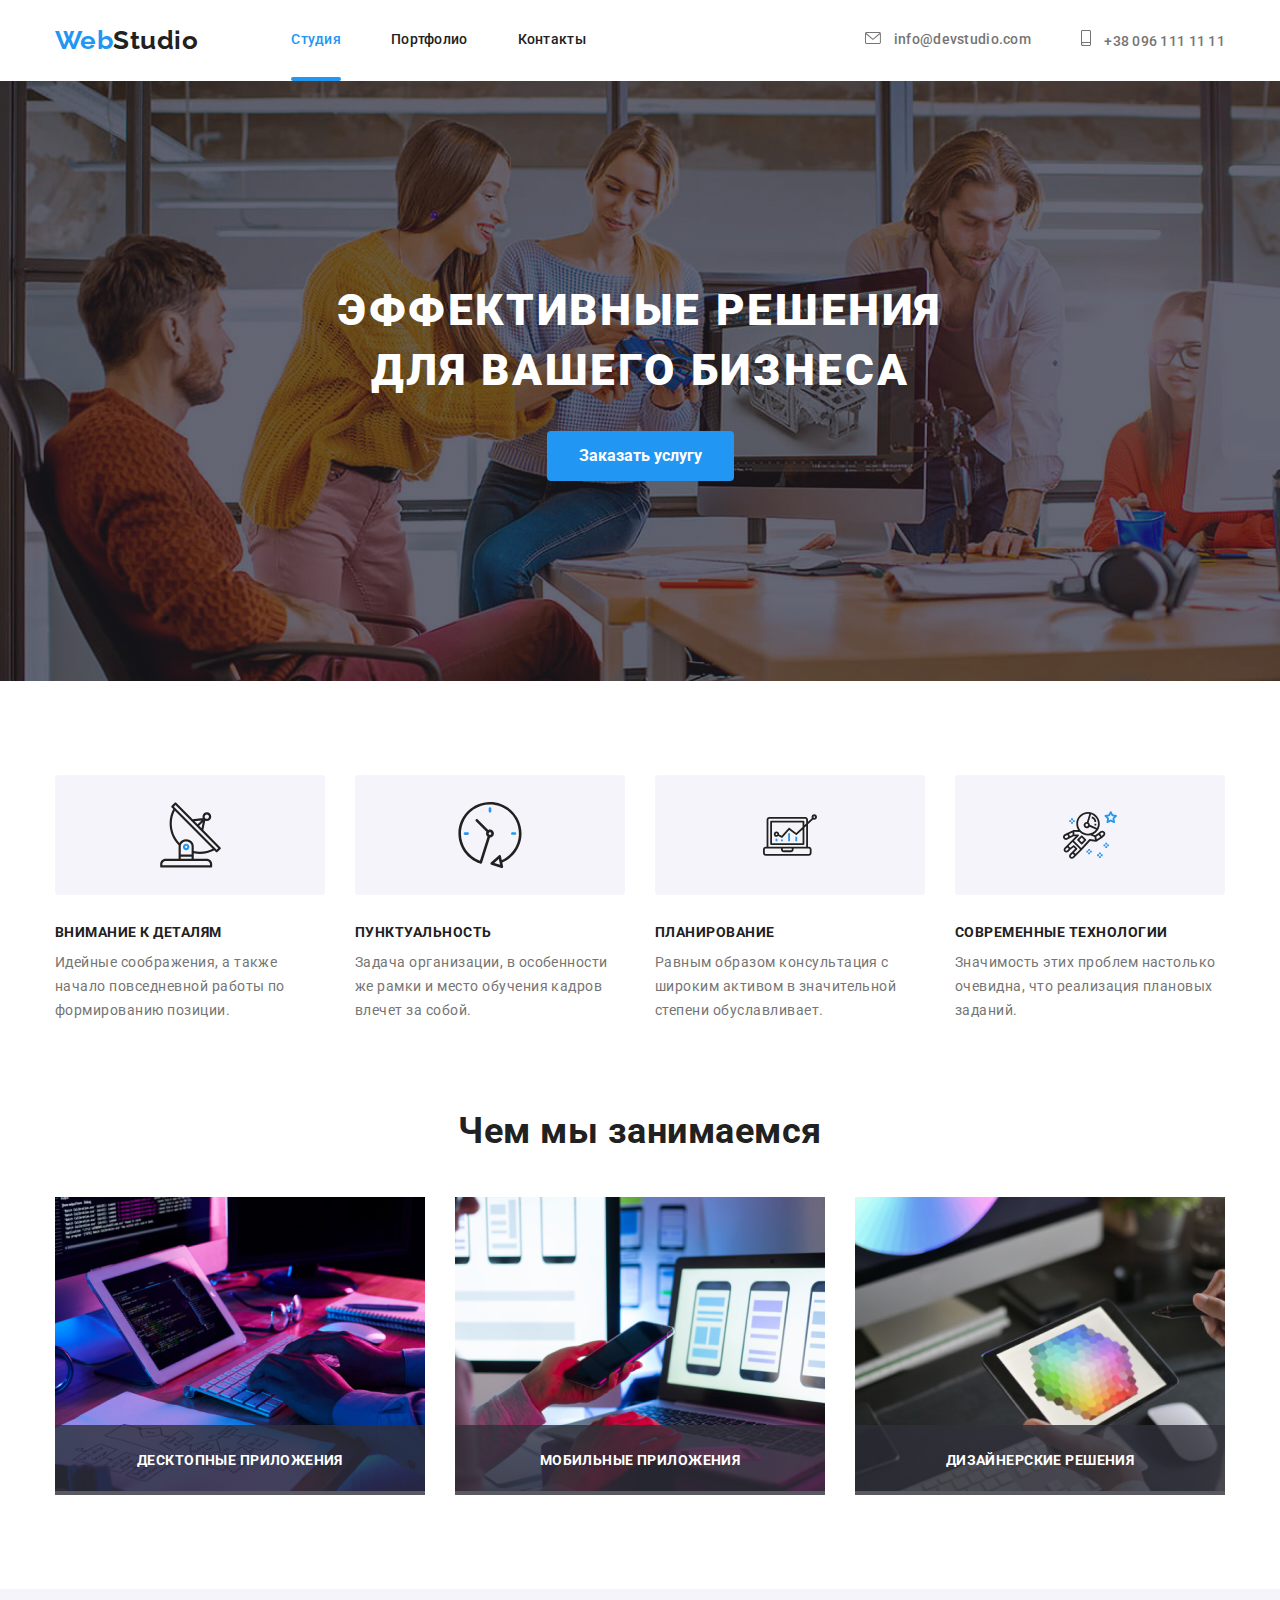
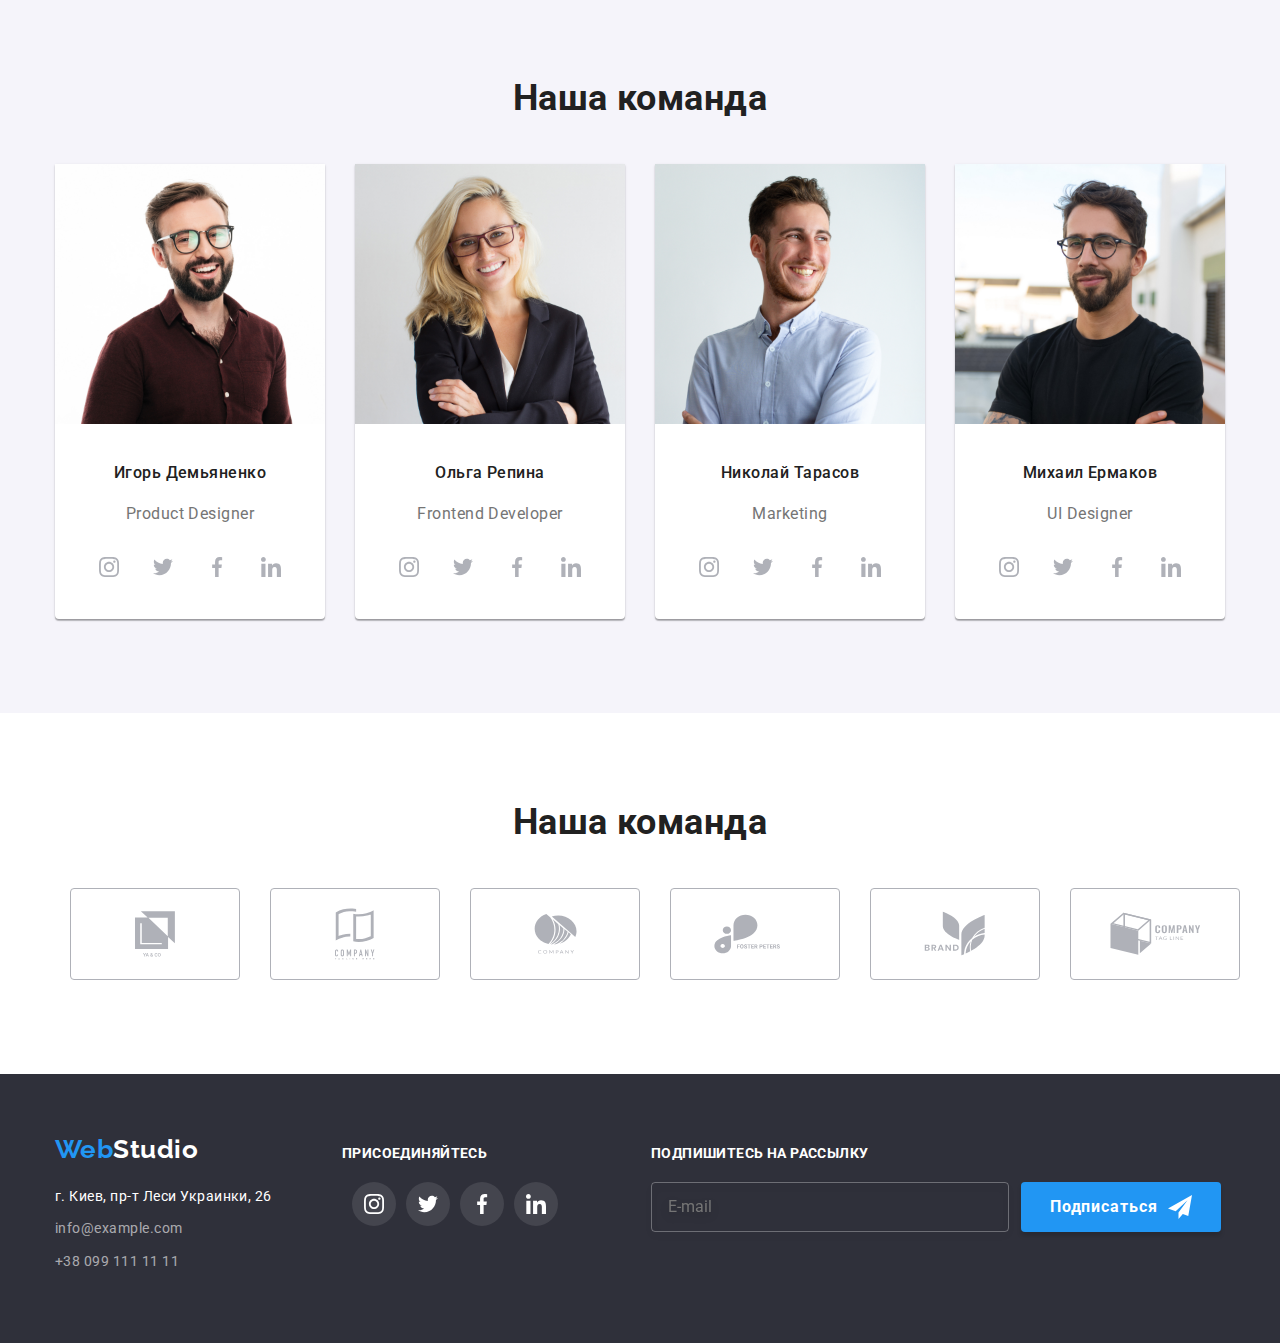
<file: index.html>
<!DOCTYPE html>
<html lang="en">
  <head>
    <meta charset="UTF-8" />
    <meta http-equiv="X-UA-Compatible" content="IE=edge" />
    <meta name="viewport" content="width=device-width, initial-scale=1.0" />
    <title>Document</title>
    <link
      rel="stylesheet"
      href="https://cdnjs.cloudflare.com/ajax/libs/modern-normalize/1.0.0/modern-normalize.min.css"
    />
    <link
      href="https://fonts.googleapis.com/css2?family=Raleway:wght@700&family=Roboto:wght@400;500;700;900&display=swap"
      rel="stylesheet"
    />
    <!-- <link rel="stylesheet" href="./css/style.css" />-->
    <link rel="stylesheet" href="./css/main.min.css" />
  </head>
  <body>
    <!--  Webpage header  -->
    <header class="heder">
      <!--  Navigating to other pages  -->
      <div class="container heder-container">
        <nav class="nav">
          <a href="/" class="logo">
            Web<span class="logo__dark">Studio</span>
          </a>
          <ul class="site-nav list">
            <li class="site-nav__item">
              <a href="" class="site-nav__link current active">Студия</a>
            </li>
            <li class="site-nav__item">
              <a href="./portfolio.html" class="site-nav__link">Портфолио</a>
            </li>
            <li class="site-nav__item">
              <a href="" class="site-nav__link">Контакты</a>
            </li>
          </ul>
        </nav>

        <ul class="auto-nav list">
          <li class="auto-nav__item">
            <a href="">
              <svg class="auto-nav__icon" width="16" height="12">
                <use href="./imeges/icons.svg#icon-envelope-hover-1"></use>
              </svg>
              info@devstudio.com</a
            >
          </li>
          <li class="auto-nav__item">
            <a href=""
              ><svg class="auto-nav__icon" width="10" height="16">
                <use href="./imeges/icons.svg#icon-smartphone-1"></use>
              </svg>
              +38 096 111 11 11</a
            >
          </li>
        </ul>
      </div>
    </header>

    <main>
      <!--  Hero section  -->

      <section class="hero section">
        <div class="container">
          <h1 class="hero__title">Эффективные решения для вашего бизнеса</h1>
          <button type="button" class="button" data-modal-open>
            Заказать услугу
          </button>
        </div>
      </section>

      <!--  Section 2  -->
      <section class="work section">
        <div class="container">
          <ul class="work__list list">
            <li class="work__item icon-antenna">
              <div class="work__picture">
                <svg class="work__icon" width="65" height="70">
                  <use href="./imeges/icons.svg#icon-antenna-1-1"></use>
                </svg>
              </div>
              <h3 class="title">Внимание к деталям</h3>
              <p class="paragraph">
                Идейные соображения, а также начало повседневной работы по
                формированию позиции.
              </p>
            </li>
            <li class="work__item icon-clock">
              <div class="work__picture">
                <svg class="work__icon" width="66" height="70">
                  <use href="./imeges/icons.svg#icon-clock-1-1"></use>
                </svg>
              </div>
              <h3 class="title">Пунктуальность</h3>
              <p class="paragraph">
                Задача организации, в особенности же рамки и место обучения
                кадров влечет за собой.
              </p>
            </li>
            <li class="work__item icon-diagram">
              <div class="work__picture">
                <svg class="work__icon" width="70" height="54">
                  <use href="./imeges/icons.svg#icon-diagram-1-1"></use>
                </svg>
              </div>
              <h3 class="title">Планирование</h3>
              <p class="paragraph">
                Равным образом консультация с широким активом в значительной
                степени обуславливает.
              </p>
            </li>
            <li class="work__item icon-astronaut">
              <div class="work__picture">
                <svg class="work__icon" width="54" height="60">
                  <use href="./imeges/icons.svg#icon-astronaut-1-1"></use>
                </svg>
              </div>
              <h3 class="title">Современные технологии</h3>
              <p class="paragraph">
                Значимость этих проблем настолько очевидна, что реализация
                плановых заданий.
              </p>
            </li>
          </ul>
        </div>
      </section>

      <!--  Section 3  -->
      <section class="section part">
        <div class="container">
          <h3 class="section-title">Чем мы занимаемся</h3>

          <ul class="employment list">
            <li class="employment__item">
              <div class="employment__text">
                <p>Десктопные приложения</p>
              </div>
              <img
                src="./imeges/sect2-1.jpg"
                alt="Чем занимаемся (робочий процес - код)"
                width="370"
              />
            </li>
            <li class="employment__item">
              <div class="employment__text">
                <p>Мобильные приложения</p>
              </div>
              <img
                src="./imeges/sect2-2.jpg"
                alt="Чем занимаемся (робочий процес - дизайн)"
                width="370"
              />
            </li>
            <li class="employment__item">
              <div class="employment__text">
                <p>Дизайнерские решения</p>
              </div>
              <img
                src="./imeges/sect2-3.jpg"
                alt="Чем занимаемся (планшет с цветами)"
                width="370"
              />
            </li>
          </ul>
        </div>
      </section>

      <!--  Section 4  -->
      <section class="section team__section">
        <div class="container container-section">
          <h2 class="section-title">Наша команда</h2>

          <ul class="team__list list">
            <li class="team__item">
              <img
                src="./imeges/sect3-1.jpg"
                alt=" Фото Игоря Демьяненко "
                width="270"
                class="team-img"
              />
              <div class="team__kart">
                <h3 class="title team__content">Игорь Демьяненко</h3>
                <p class="paragraph team__content">Product Designer</p>
                <ul class="social__list list">
                  <li class="social__item">
                    <a href="" class="social__link">
                      <svg class="social__icon" width="20" height="20">
                        <use href="./imeges/icons.svg#icon-instagram-2-1"></use>
                      </svg>
                    </a>
                  </li>
                  <li class="social__item">
                    <a href="" class="social__link">
                      <svg class="social__icon" width="20" height="20">
                        <use href="./imeges/icons.svg#icon-twitter-1-1"></use>
                      </svg>
                    </a>
                  </li>
                  <li class="social__item">
                    <a href="" class="social__link">
                      <svg class="social__icon" width="20" height="20">
                        <use href="./imeges/icons.svg#icon-facebook-1-1"></use>
                      </svg>
                    </a>
                  </li>
                  <li class="social__item">
                    <a href="" class="social__link">
                      <svg class="social__icon" width="20" height="20">
                        <use href="./imeges/icons.svg#icon-linkedin-1-1"></use>
                      </svg>
                    </a>
                  </li>
                </ul>
              </div>
            </li>

            <li class="team__item">
              <img
                src="./imeges/sect3-2.jpg"
                alt="Фото Ольги Репиной"
                width="270"
                class="team-img"
              />
              <div class="team__kart">
                <h3 class="title team__content">Ольга Репина</h3>
                <p class="paragraph team__content">Frontend Developer</p>
                <ul class="social__list list">
                  <li class="social__item">
                    <a href="" class="social__link">
                      <svg class="social__icon" width="20" height="20">
                        <use href="./imeges/icons.svg#icon-instagram-2-1"></use>
                      </svg>
                    </a>
                  </li>
                  <li class="social__item">
                    <a href="" class="social__link">
                      <svg class="social__icon" width="20" height="20">
                        <use href="./imeges/icons.svg#icon-twitter-1-1"></use>
                      </svg>
                    </a>
                  </li>
                  <li class="social__item">
                    <a href="" class="social__link">
                      <svg class="social__icon" width="20" height="20">
                        <use href="./imeges/icons.svg#icon-facebook-1-1"></use>
                      </svg>
                    </a>
                  </li>
                  <li class="social__item">
                    <a href="" class="social__link">
                      <svg class="social__icon" width="20" height="20">
                        <use href="./imeges/icons.svg#icon-linkedin-1-1"></use>
                      </svg>
                    </a>
                  </li>
                </ul>
              </div>
            </li>

            <li class="team__item">
              <img
                src="./imeges/sect3-3.jpg"
                alt="Фото Николая Тарасова"
                width="270"
                class="team-img"
              />
              <div class="team__kart">
                <h3 class="title team__content">Николай Тарасов</h3>
                <p class="paragraph team__content">Marketing</p>
                <ul class="social__list list">
                  <li class="social__item">
                    <a href="" class="social__link">
                      <svg class="social__icon" width="20" height="20">
                        <use href="./imeges/icons.svg#icon-instagram-2-1"></use>
                      </svg>
                    </a>
                  </li>
                  <li class="social__item">
                    <a href="" class="social__link">
                      <svg class="social__icon" width="20" height="20">
                        <use href="./imeges/icons.svg#icon-twitter-1-1"></use>
                      </svg>
                    </a>
                  </li>
                  <li class="social__item">
                    <a href="" class="social__link">
                      <svg class="social__icon" width="20" height="20">
                        <use href="./imeges/icons.svg#icon-facebook-1-1"></use>
                      </svg>
                    </a>
                  </li>
                  <li class="social__item">
                    <a href="" class="social__link">
                      <svg class="social__icon" width="20" height="20">
                        <use href="./imeges/icons.svg#icon-linkedin-1-1"></use>
                      </svg>
                    </a>
                  </li>
                </ul>
              </div>
            </li>

            <li class="team__item">
              <img
                src="./imeges/sect3-4.jpg"
                alt="Фото Михаила Ермакова"
                width="270"
                class="team-img"
              />
              <div class="team__kart">
                <h3 class="title team__content">Михаил Ермаков</h3>
                <p class="paragraph team__content">UI Designer</p>
                <ul class="social__list list">
                  <li class="social__item">
                    <a href="" class="social__link">
                      <svg class="social__icon" width="20" height="20">
                        <use href="./imeges/icons.svg#icon-instagram-2-1"></use>
                      </svg>
                    </a>
                  </li>
                  <li class="social__item">
                    <a href="" class="social__link">
                      <svg class="social__icon" width="20" height="20">
                        <use href="./imeges/icons.svg#icon-twitter-1-1"></use>
                      </svg>
                    </a>
                  </li>
                  <li class="social__item">
                    <a href="" class="social__link">
                      <svg class="social__icon" width="20" height="20">
                        <use href="./imeges/icons.svg#icon-facebook-1-1"></use>
                      </svg>
                    </a>
                  </li>
                  <li class="social__item">
                    <a href="" class="social__link">
                      <svg class="social__icon" width="20" height="20">
                        <use href="./imeges/icons.svg#icon-linkedin-1-1"></use>
                      </svg>
                    </a>
                  </li>
                </ul>
              </div>
            </li>
          </ul>
        </div>
      </section>

      <!--  Section 5  -->

      <section class="clients section">
        <div class="container">
          <h2 class="section-title">Наша команда</h2>
          <ul class="clients__list list">
            <li class="clients__item">
              <a href="" class="clients__link">
                <svg class="clients__icon" width="40" height="46,7">
                  <use href="./imeges/icons.svg#icon-group-1"></use>
                </svg>
              </a>
            </li>
            <li class="clients__item">
              <a href="" class="clients__link">
                <svg class="clients__icon" width="40" height="52">
                  <use href="./imeges/icons.svg#icon-group-1-1"></use>
                </svg>
              </a>
            </li>
            <li class="clients__item">
              <a href="" class="clients__link"
                ><svg class="clients__icon" width="43" height="41">
                  <use href="./imeges/icons.svg#icon-group-2-1"></use>
                </svg>
              </a>
            </li>
            <li class="client-item">
              <a href="" class="clients__link"
                ><svg class="clients__icon" width="84" height="40">
                  <use href="./imeges/icons.svg#icon-group-3-1"></use>
                </svg>
              </a>
            </li>
            <li class="clients__item">
              <a href="" class="clients__link"
                ><svg class="clients__icon" width="62" height="45">
                  <use href="./imeges/icons.svg#icon-group-4-1"></use>
                </svg>
              </a>
            </li>
            <li class="clients__item">
              <a href="" class="clients__link">
                <svg class="clients__icon" width="93" height="43">
                  <use href="./imeges/icons.svg#icon-group-5-1"></use>
                </svg>
              </a>
            </li>
          </ul>
        </div>
      </section>
    </main>

    <!-- Footer  -->
    <footer class="footer">
      <div class="container footer__pdng">
        <div>
          <div class="logo-pdng">
            <a href="/" class="logo"
              >Web<span class="logo-footer">Studio</span></a
            >
          </div>
          <address>
            <ul class="footer__nav list">
              <li class="footer-nav__margin">
                <a href="" class="adress">г. Киев, пр-т Леси Украинки, 26</a>
              </li>
              <li class="footer-nav__margin">
                <a href="mailto:info@example.com" class="contacts"
                  >info@example.com</a
                >
              </li>
              <li class="footer-nav__margin">
                <a href="tel:+380991111111" class="contacts"
                  >+38 099 111 11 11</a
                >
              </li>
            </ul>
          </address>
        </div>

        <div class="footer__social">
          <h2 class="footer-social__name">присоединяйтесь</h2>
          <ul class="footer-social__list list">
            <li class="footer-social__item">
              <a href="" class="footer-social__link">
                <svg class="footer-social__icon" width="20" height="16,25">
                  <use href="./imeges/icons.svg#icon-instagram-2-1"></use>
                </svg>
              </a>
            </li>
            <li class="footer-social__item">
              <a href="" class="footer-social__link">
                <svg class="footer-social__icon" width="20" height="16,25">
                  <use href="./imeges/icons.svg#icon-twitter-1-1"></use>
                </svg>
              </a>
            </li>
            <li class="footer-social__item">
              <a href="" class="footer-social__link">
                <svg class="footer-social__icon" width="20" height="16,25">
                  <use href="./imeges/icons.svg#icon-facebook-1-1"></use>
                </svg>
              </a>
            </li>
            <li class="footer-social__item">
              <a href="" class="footer-social__link">
                <svg class="footer-social__icon" width="20" height="16,25">
                  <use href="./imeges/icons.svg#icon-linkedin-1-1"></use>
                </svg>
              </a>
            </li>
          </ul>
        </div>

        <div class="footer__input">
          <h2 class="footer-social__name">Подпишитесь на рассылку</h2>
          <input
            type="email"
            class="footer-input__email"
            placeholder="E-mail"
            name="footer-email"
            id="footer-email"
          />
          <button type="submit" class="footer-input__btn">
            Подписаться<span>
              <svg class="footer-input__icon" width="24" height="24">
                <use href="imeges/icons.svg#icon-footer-email"></use>
              </svg>
            </span>
          </button>
        </div>
      </div>
    </footer>

    <div class="backdrop is-hidden" data-modal>
      <div class="modal">
        <button type="button" class="modal__close" data-modal-close>
          <svg class="modal__icon" width="11" height="11">
            <use href="./imeges/icons.svg#icon-x-1"></use>
          </svg>
        </button>
        <p class="modal__title">Оставьте свои данные, мы вам перезвоним</p>
        <form class="modal__form">
          <div class="modal__field">
            <label for="user-name" class="modal__label">Имя</label>
            <div class="input-wrap">
              <input
                type="text"
                class="modal__input"
                name="user-name"
                required
                id="user-name"
              />
              <svg class="input__icon" width="12" height="12">
                <use href="./imeges/icons.svg#icon-person-black"></use>
              </svg>
            </div>
          </div>
          <div class="modal__field">
            <label for="user-tel" class="modal__label">Телефон</label>
            <div class="input-wrap">
              <input
                type="tel"
                class="modal__input"
                name="user-tel"
                required
                id="user-tel"
              />
              <svg class="input__icon" width="13" height="13">
                <use href="./imeges/icons.svg#icon-phone-black"></use>
              </svg>
            </div>
          </div>
          <div class="modal__field">
            <label for="user-email" class="modal__label">Почта</label>
            <div class="input-wrap">
              <input
                type="email"
                class="modal__input"
                name="user-email"
                id="user-email"
              />
              <svg class="input__icon" width="15" height="12">
                <use href="./imeges/icons.svg#icon-email-black"></use>
              </svg>
            </div>
          </div>
          <div class="modal__field">
            <label for="user-comment" class="modal__label">Комментарий </label>
            <textarea
              name="user-comment"
              id="user-comment"
              class="modal__comment"
              placeholder="Введите текст"
            ></textarea>
          </div>
          <div class="modal__field">
            <input
              type="checkbox"
              class="modal__check visibility-hidden"
              name="policy"
              id="policy"
            />
            <label for="policy" class="check__text"
              ><span>
                <svg class="check__icon" width="16" height="15">
                  <use href="imeges/icons.svg#icon-Vector"></use>
                </svg> </span
              >Соглашаюсь с рассылкой и принимаю
              <a href="" class="policy-href"> Условия договора</a>
            </label>
          </div>
          <button type="submit" class="btn-send">Отправить</button>
        </form>
      </div>
    </div>
    <script src="./js/modal.js"></script>
  </body>
</html>
</file>
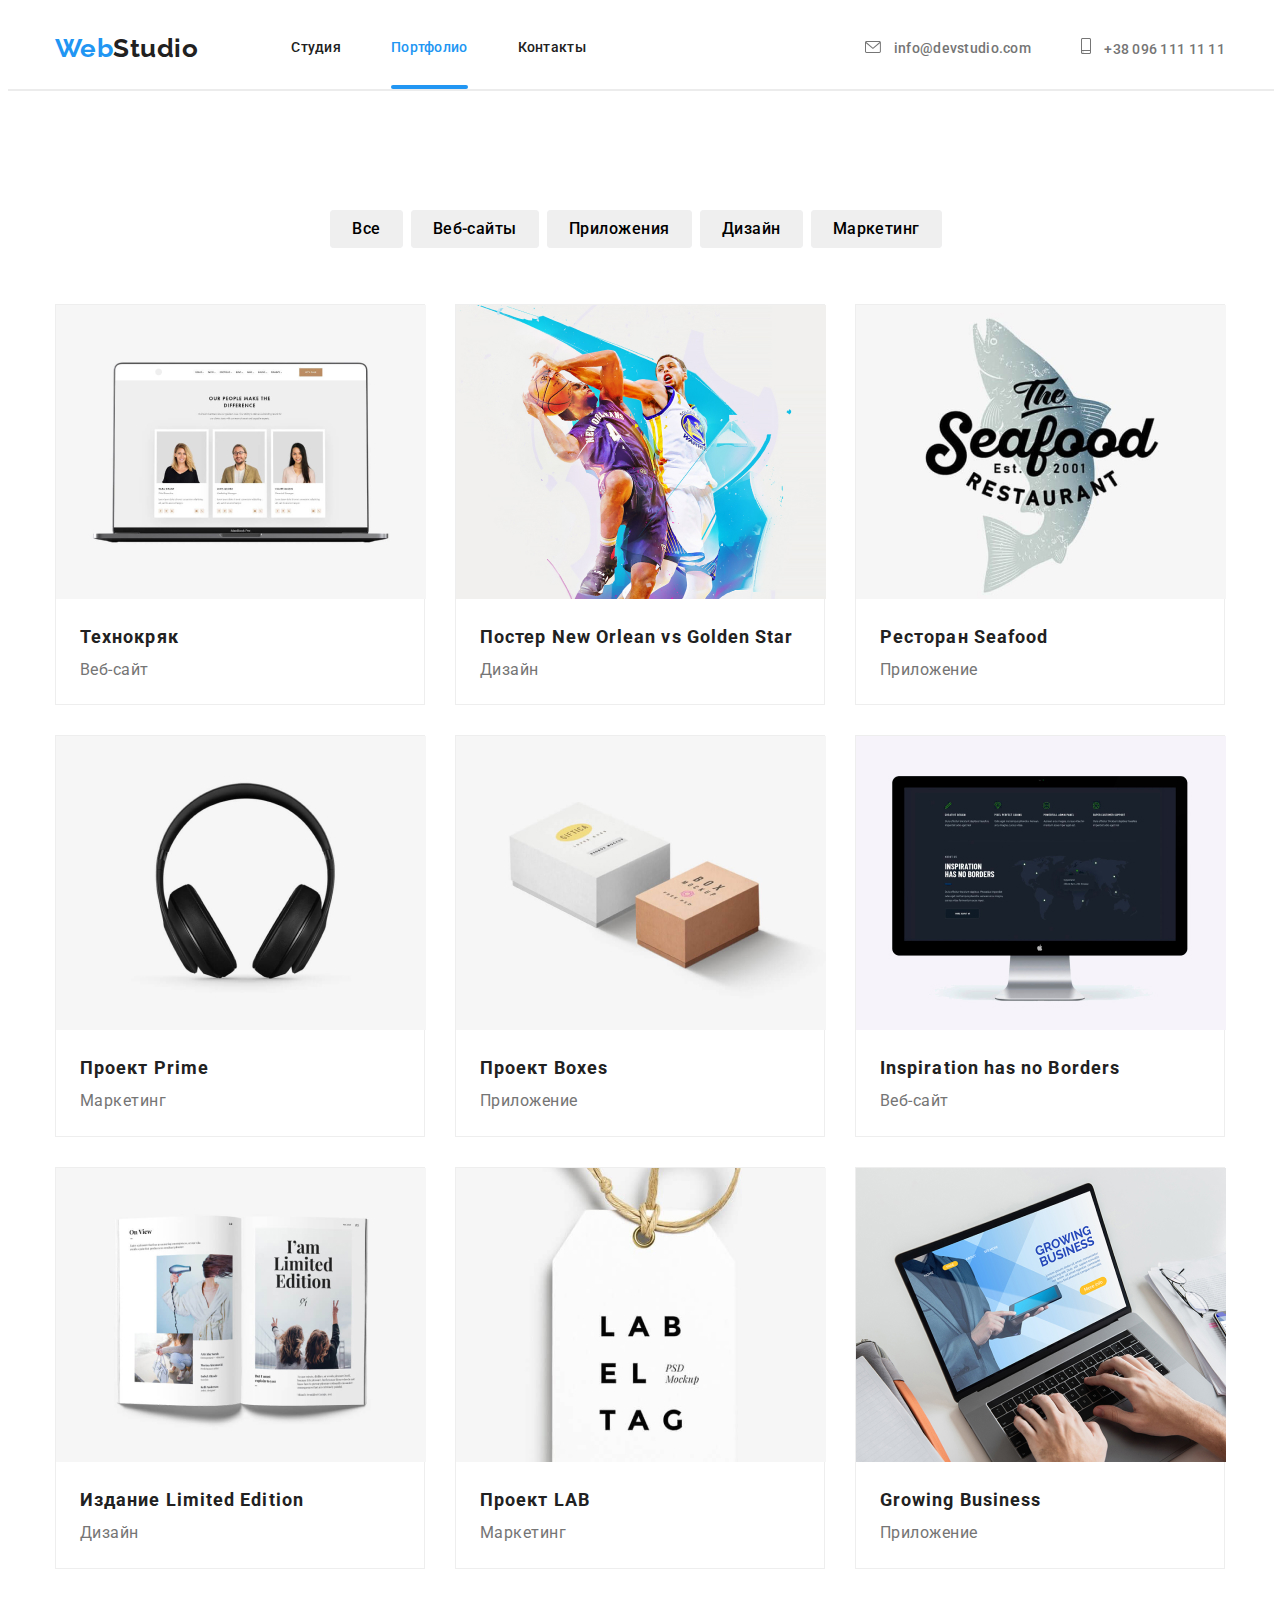
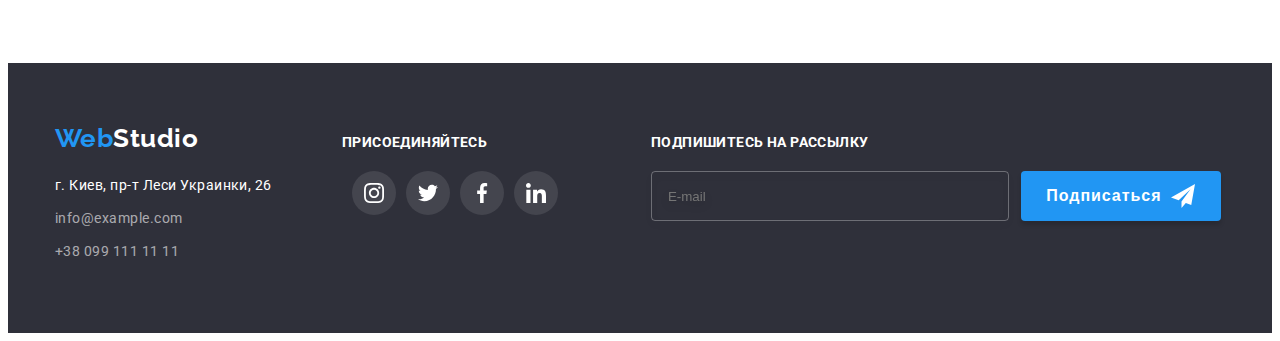
<file: portfolio.html>
<!DOCTYPE html>
<html lang="en">
  <head>
    <meta charset="UTF-8" />
    <meta http-equiv="X-UA-Compatible" content="IE=edge" />
    <meta name="viewport" content="width=device-width, initial-scale=1.0" />
    <title>Document</title>
    <link
      href="https://fonts.googleapis.com/css2?family=Raleway:wght@700&family=Roboto:wght@400;500;700;900&display=swap"
      rel="stylesheet"
    />
    <!-- <link rel="stylesheet" href="./css/style.css" />-->
    <link rel="stylesheet" href="./css/main.min.css" />
  </head>
  <body>
    <!--  Webpage header  -->
    <header class="heder">
      <!--  Navigating to other pages  -->
      <div class="container heder-container">
        <nav class="nav">
          <a href="/" class="logo">
            Web<span class="logo__dark">Studio</span>
          </a>
          <ul class="site-nav list">
            <li class="site-nav__item">
              <a href="./index.html" class="site-nav__link">Студия</a>
            </li>
            <li class="site-nav__item">
              <a href="" class="site-nav__link current active">Портфолио</a>
            </li>
            <li class="site-nav__item">
              <a href="" class="site-nav__link">Контакты</a>
            </li>
          </ul>
        </nav>

        <ul class="auto-nav list">
          <li class="auto-nav__item">
            <a href="">
              <svg class="auto-nav__icon" width="16" height="12">
                <use href="./imeges/icons.svg#icon-envelope-hover-1"></use>
              </svg>
              info@devstudio.com</a
            >
          </li>
          <li class="auto-nav__item">
            <a href=""
              ><svg class="auto-nav__icon" width="10" height="16">
                <use href="./imeges/icons.svg#icon-smartphone-1"></use>
              </svg>
              +38 096 111 11 11</a
            >
          </li>
        </ul>
      </div>
      <div class="lines"></div>
    </header>

    <main>
      <section class="section">
        <h1 hidden class="heading">заголовок</h1>
        <div class="container">
          <!--  Section  -->

          <ul class="button-secondary list">
            <li class="btn-item">
              <button type="button" class="line">Все</button>
            </li>
            <li class="btn-item">
              <button type="button" class="line">Веб-сайты</button>
            </li>
            <li class="btn-item">
              <button type="button" class="line">Приложения</button>
            </li>
            <li class="btn-item">
              <button type="button" class="line">Дизайн</button>
            </li>
            <li class="btn-item">
              <button type="button" class="line">Маркетинг</button>
            </li>
          </ul>

          <ul class="list job-list">
            <li class="job-item">
              <article class="card">
                <div class="card-img">
                  <img
                    src="./imeges/portfolio1.jpg"
                    alt="Технокряк"
                    width="370"
                  />
                  <p class="card-top-text">
                    Технокряк это современная площадка распространения
                    коронавируса. Компании используют эту платформу для
                    цифрового шпионажа и атак на защищённые сервера конкурентов.
                  </p>
                </div>

                <div class="card-content">
                  <h2 class="heading">Технокряк</h2>
                  <p class="rubric">Веб-сайт</p>
                </div>
              </article>
            </li>

            <li class="job-item">
              <article class="card">
                <div class="card-img">
                  <img src="./imeges/portfolio2.jpg" alt="Постер" width="370" />
                  <p class="card-top-text">
                    Технокряк это современная площадка распространения
                    коронавируса. Компании используют эту платформу для
                    цифрового шпионажа и атак на защищённые сервера конкурентов.
                  </p>
                </div>
                <div class="card-content">
                  <h2 class="heading">Постер New Orlean vs Golden Star</h2>
                  <p class="rubric">Дизайн</p>
                </div>
              </article>
            </li>

            <li class="job-item">
              <article class="card">
                <div class="card-img">
                  <img
                    src="./imeges/portfolio3.jpg"
                    alt="Ресторан"
                    width="370"
                  />
                  <p class="card-top-text">
                    Технокряк это современная площадка распространения
                    коронавируса. Компании используют эту платформу для
                    цифрового шпионажа и атак на защищённые сервера конкурентов.
                  </p>
                </div>
                <div class="card-content">
                  <h2 class="heading">Ресторан Seafood</h2>
                  <p class="rubric">Приложение</p>
                </div>
              </article>
            </li>

            <li class="job-item">
              <article class="card">
                <div class="card-img">
                  <img
                    src="./imeges/portfolio4.jpg"
                    alt="Наушники"
                    width="370"
                  />
                  <p class="card-top-text">
                    Технокряк это современная площадка распространения
                    коронавируса. Компании используют эту платформу для
                    цифрового шпионажа и атак на защищённые сервера конкурентов.
                  </p>
                </div>
                <div class="card-content">
                  <h2 class="heading">Проект Prime</h2>
                  <p class="rubric">Маркетинг</p>
                </div>
              </article>
            </li>
            <li class="job-item">
              <article class="card">
                <div class="card-img">
                  <img
                    src="./imeges/portfolio5.jpg"
                    alt="Коробки"
                    width="370"
                  />
                  <p class="card-top-text">
                    Технокряк это современная площадка распространения
                    коронавируса. Компании используют эту платформу для
                    цифрового шпионажа и атак на защищённые сервера конкурентов.
                  </p>
                </div>
                <div class="card-content">
                  <h2 class="heading">Проект Boxes</h2>
                  <p class="rubric">Приложение</p>
                </div>
              </article>
            </li>

            <li class="job-item">
              <article class="card">
                <div class="card-img">
                  <img
                    src="./imeges/portfolio6.jpg"
                    alt="Монитор"
                    width="370"
                  />
                  <p class="card-top-text">
                    Технокряк это современная площадка распространения
                    коронавируса. Компании используют эту платформу для
                    цифрового шпионажа и атак на защищённые сервера конкурентов.
                  </p>
                </div>
                <div class="card-content">
                  <h2 class="heading">Inspiration has no Borders</h2>
                  <p class="rubric">Веб-сайт</p>
                </div>
              </article>
            </li>

            <li class="job-item">
              <article class="card">
                <div class="card-img">
                  <img src="./imeges/portfolio7.jpg" alt="Книга" width="370" />
                  <p class="card-top-text">
                    Технокряк это современная площадка распространения
                    коронавируса. Компании используют эту платформу для
                    цифрового шпионажа и атак на защищённые сервера конкурентов.
                  </p>
                </div>
                <div class="card-content">
                  <h2 class="heading">Издание Limited Edition</h2>
                  <p class="rubric">Дизайн</p>
                </div>
              </article>
            </li>

            <li class="job-item">
              <article class="card">
                <div class="card-img">
                  <img
                    src="./imeges/portfolio8.jpg"
                    alt="Этикетка"
                    width="370"
                  />
                  <p class="card-top-text">
                    Технокряк это современная площадка распространения
                    коронавируса. Компании используют эту платформу для
                    цифрового шпионажа и атак на защищённые сервера конкурентов.
                  </p>
                </div>
                <div class="card-content">
                  <h2 class="heading">Проект LAB</h2>
                  <p class="rubric">Маркетинг</p>
                </div>
              </article>
            </li>

            <li class="job-item">
              <article class="card">
                <div class="card-img">
                  <img
                    src="./imeges/portfolio9.jpg"
                    alt="Ноут с руками"
                    width="370"
                  />
                  <p class="card-top-text">
                    Технокряк это современная площадка распространения
                    коронавируса. Компании используют эту платформу для
                    цифрового шпионажа и атак на защищённые сервера конкурентов.
                  </p>
                </div>
                <div class="card-content">
                  <h2 class="heading">Growing Business</h2>
                  <p class="rubric">Приложение</p>
                </div>
              </article>
            </li>
          </ul>
        </div>
      </section>
    </main>

    <!-- Footer  -->
    <footer class="footer">
      <div class="container footer__pdng">
        <div>
          <div class="logo-pdng">
            <a href="/" class="logo"
              >Web<span class="logo-footer">Studio</span></a
            >
          </div>
          <address>
            <ul class="footer__nav list">
              <li class="footer-nav__margin">
                <a href="" class="adress">г. Киев, пр-т Леси Украинки, 26</a>
              </li>
              <li class="footer-nav__margin">
                <a href="mailto:info@example.com" class="contacts"
                  >info@example.com</a
                >
              </li>
              <li class="footer-nav__margin">
                <a href="tel:+380991111111" class="contacts"
                  >+38 099 111 11 11</a
                >
              </li>
            </ul>
          </address>
        </div>

        <div class="footer__social">
          <h2 class="footer-social__name">присоединяйтесь</h2>
          <ul class="footer-social__list list">
            <li class="footer-social__item">
              <a href="" class="footer-social__link">
                <svg class="footer-social__icon" width="20" height="16,25">
                  <use href="./imeges/icons.svg#icon-instagram-2-1"></use>
                </svg>
              </a>
            </li>
            <li class="footer-social__item">
              <a href="" class="footer-social__link">
                <svg class="footer-social__icon" width="20" height="16,25">
                  <use href="./imeges/icons.svg#icon-twitter-1-1"></use>
                </svg>
              </a>
            </li>
            <li class="footer-social__item">
              <a href="" class="footer-social__link">
                <svg class="footer-social__icon" width="20" height="16,25">
                  <use href="./imeges/icons.svg#icon-facebook-1-1"></use>
                </svg>
              </a>
            </li>
            <li class="footer-social__item">
              <a href="" class="footer-social__link">
                <svg class="footer-social__icon" width="20" height="16,25">
                  <use href="./imeges/icons.svg#icon-linkedin-1-1"></use>
                </svg>
              </a>
            </li>
          </ul>
        </div>

        <div class="footer__input">
          <h2 class="footer-social__name">Подпишитесь на рассылку</h2>
          <input
            type="email"
            class="footer-input__email"
            placeholder="E-mail"
            name="footer-email"
            id="footer-email"
          />
          <button type="submit" class="footer-input__btn">
            Подписаться<span>
              <svg class="footer-input__icon" width="24" height="24">
                <use href="imeges/icons.svg#icon-footer-email"></use>
              </svg>
            </span>
          </button>
        </div>
      </div>
    </footer>
  </body>
</html>
</file>
<file: css/style.css>
:root {
  --primary-text-color: #212121;
  --title-text-color: #757575;
  --accent-color: #ffffff;
  --hover-color: #2196f3;
  --background-color: #f5f4fa;
  --background: #2f303a;
  --contacs-color: rgba(255, 255, 255, 0.6);
  --card-shadow: 0px 1px 3px rgba(0, 0, 0, 0.12),
    0px 1px 1px rgba(0, 0, 0, 0.14), 0px 2px 1px rgba(0, 0, 0, 0.2);
  --background-icon-color: #f5f4fa;
  --icon-color: #afb1b8;
  --background-footer-icon-color: rgba(255, 255, 255, 0.1);
  --box-shadow: 0px 3px 1px rgba(0, 0, 0, 0.1), 0px 1px 2px rgba(0, 0, 0, 0.08),
    0px 2px 2px rgba(0, 0, 0, 0.12);
  --card-shadow: 0px 1px 1px rgba(0, 0, 0, 0.12),
    0px 4px 4px rgba(0, 0, 0, 0.06), 1px 4px 6px rgba(0, 0, 0, 0.16);
}
/* Общие стили */
body {
  color: var(--primary-text-color);
  font-family: Roboto, sans-serif;
  letter-spacing: 0.03em;
}
.list {
  list-style: none;
  padding: 0;
  margin: 0;
}
a {
  text-decoration: none;
}

h1,
h2,
h3,
h4,
h5,
h6,
p {
  margin: 0;
}
.container {
  margin-left: auto;
  margin-right: auto;
  width: 1200px;
  padding-left: 15px;
  padding-right: 15px;
  /*outline: 2px solid tomato;*/
  box-sizing: border-box;
}

.section {
  padding-top: 94px;
  padding-bottom: 94px;
}
/* Heder */
.heder {
  padding-top: 25px;
  padding-bottom: 25px;
}
.heder-container {
  display: flex;
  align-items: center;
}
.logo {
  color: var(--hover-color);
  font-family: Raleway;
  font-weight: 700;
  font-size: 26px;
  line-height: 1.19;
  text-decoration: none;
  margin-right: 43px;
}
.black-logo {
  color: var(--primary-text-color);
  font-family: Raleway;
  font-weight: 700;
  font-size: 26px;
  line-height: 1.19;
  text-decoration: none;
}
.logo-footer {
  color: var(--accent-color);
  font-family: Raleway;
  font-weight: 700;
  font-size: 26px;
  line-height: 1.19;
  text-decoration: none;
}
/* Site navigation */
.nav {
  display: flex;
  align-items: center;
}
.site-nav {
  display: flex;
}
.site-nav-item {
  margin-left: 50px;
  display: block;
}
.site-nav-link {
  color: var(--primary-text-color);
  font-weight: 500;
  font-size: 14px;
  line-height: 1.14;
  letter-spacing: 0.02em;
  position: relative;
  display: block;
}

.site-nav-link.active::after {
  content: "";
  width: 100%;
  height: 4px;
  border-radius: 2px;
  background-color: var(--hover-color);
  position: absolute;
  left: 0;
  bottom: -33px;
  display: block;
  transition: 250ms cubic-bezier(0.4, 0, 0.2, 1);
}

.site-nav a:hover,
.site-nav a:focus {
  color: var(--hover-color);
  transition: 250ms cubic-bezier(0.4, 0, 0.2, 1);
}
.site-nav .current {
  color: var(--hover-color);
}
.auto-nav {
  display: flex;
  margin-left: auto;
}
.auto-list-item {
  margin-left: 50px;
  transition: 250ms cubic-bezier(0.4, 0, 0.2, 1);
}
.auto-nav a {
  color: var(--title-text-color);
  font-weight: 500;
  font-size: 14px;
  line-height: 1.14;
  letter-spacing: 0.02em;
  background-color: var(--accent-color);
}
.auto-nav-icon {
  align-items: center;
  fill: currentColor;
  margin-right: 10px;
}
.auto-list-item :hover,
.auto-list-item :focus {
  color: var(--hover-color);
  transition: 250ms cubic-bezier(0.4, 0, 0.2, 1);
}

.lines {
  width: 100%;
  height: 0px;
  border: 1px solid #ececec;
  margin-top: 25px;
}

/*  Hero section */

.hero {
  background: var(--background);
  text-align: center;
  padding-top: 200px;
  padding-bottom: 200px;
  background-image: linear-gradient(
      rgba(47, 48, 58, 0.4),
      rgba(47, 48, 58, 0.4)
    ),
    url(../imeges/hero-bg.jpg);
}

.hero .section {
  text-align: center;
}

.hero-title {
  color: var(--accent-color);

  font-weight: 900;
  font-size: 44px;
  line-height: 1.36;
  text-align: center;
  letter-spacing: 0.06em;
  width: 696px;
  text-transform: uppercase;
  margin-bottom: 30px;
  margin-left: auto;
  margin-right: auto;
}
.button {
  border-radius: 4px;
  padding: 10px 32px;

  color: var(--accent-color);
  background-color: var(--hover-color);
  font-weight: 700;
  font-size: 16px;
  line-height: 1.9;
  cursor: pointer;
  border: none;
}

/* Section 2 */
.work-list {
  display: flex;
  align-items: center;
  margin-left: -30px;
}
.work-list .title {
  font-weight: 700;
  font-size: 14px;
  line-height: 1.14;
  text-transform: uppercase;
}
.work-list .paragraph {
  color: var(--title-text-color);
  font-size: 14px;
  line-height: 1.7;
}
.work-item {
  margin-left: 30px;
}
.work-picture {
  width: 270px;
  height: 120px;
  border-radius: 4px;
  background-color: var(--background-color);
  margin-bottom: 30px;
  display: flex;
  justify-content: center;
  align-items: center;
}

.work-picture-icon {
  justify-content: center;
}

.title {
  margin-bottom: 10px;
}

/* Section 3 */

.part {
  padding-top: 0px;
}

.work {
  display: flex;
  align-items: center;
}
.section-title {
  font-weight: 700;
  font-size: 36px;
  line-height: 0.85;
  text-align: center;
  margin-bottom: 50px;
}

.exmp-item {
  margin-left: 30px;
  position: relative;
}
.exmp-item:first-child {
  margin-left: 0px;
}

.work-text {
  display: flex;
  justify-content: center;
  align-items: center;

  position: absolute;
  width: 100%;
  height: 70px;
  bottom: 0;
  right: 0;
  background: rgba(47, 48, 58, 0.8);

  font-weight: 700;
  font-size: 14px;
  line-height: 1.1;

  text-align: center;
  letter-spacing: 0.03em;
  text-transform: uppercase;
  color: var(--accent-color);
}

/* Section 4 */

.section-team {
  background-color: #f5f4fa;
}
.container-section {
  margin-top: 0px;
}
.team-list {
  display: flex;
  align-items: center;
  margin-left: -30px;
}

.team-kart {
  padding-bottom: 30px;
  padding-top: 30px;
}
.team-item {
  width: 270px;
  box-shadow: 0px 1px 3px rgba(0, 0, 0, 0.12), 0px 1px 1px rgba(0, 0, 0, 0.14),
    0px 2px 1px rgba(0, 0, 0, 0.2);
  border-radius: 0px 0px 4px 4px;
  margin-left: 30px;
  background-color: var(--accent-color);
}

.team-img {
}
.team-list .title {
  font-weight: 500;
  font-size: 16px;
  line-height: 1.9;
}
.team-list .paragraph {
  color: var(--title-text-color);
  font-size: 16px;
  line-height: 1.9;
  margin-bottom: 16px;
}

.team-list-content {
  text-align: center;
}

.social-list {
  display: flex;
  justify-content: center;
  align-items: center;
}

.social-item + .social-item {
  margin-left: 10px;
}
.social-link {
  width: 44px;
  height: 44px;
  background-color: var(--accent-color);
  border-radius: 50%;
  display: flex;
  justify-content: center;
  align-items: center;
  color: var(--icon-color);
  transition: 250ms cubic-bezier(0.4, 0, 0.2, 1);
}

.social-icon {
  fill: currentColor;
}

.social-link:hover,
.social-link:focus {
  background-color: var(--hover-color);
  color: #ffffff;
  transition: 250ms cubic-bezier(0.4, 0, 0.2, 1);
}

/* Section5 */

.client-list {
  display: flex;
  justify-content: center;
  align-items: center;
}

.client-link {
  width: 170px;
  height: 92px;
  border: 1px solid #afb1b8;
  box-sizing: border-box;
  border-radius: 4px;
  margin-left: 30px;
  display: flex;
  justify-content: center;
  align-items: center;
  background-color: var(--accent-color);
  color: var(--icon-color);
  transition: 250ms cubic-bezier(0.4, 0, 0.2, 1);
}

.client-icon {
  fill: currentColor;
}

.client-link:hover,
.client-link:focus {
  border-color: var(--hover-color);
  color: var(--hover-color);
  transition: 250ms cubic-bezier(0.4, 0, 0.2, 1);
}

/* Footer */
.footer {
  background: var(--background);
  padding-top: 60px;
  padding-bottom: 60px;
}
.footer-nav a {
  font-style: normal;
  font-size: 14px;
  line-height: 1.7;
  transition: 250ms cubic-bezier(0.4, 0, 0.2, 1);
}
.footer-nav .adress {
  color: var(--accent-color);
}
.footer-nav .contacts {
  color: var(--contacs-color);
}
.footer-nav a:hover,
.footer-nav a:focus {
  color: var(--hover-color);
  transition: 250ms cubic-bezier(0.4, 0, 0.2, 1);
}

.footer-nav-margin {
  margin-bottom: 9px;
}

.footer-pdng {
  display: flex;
  align-items: baseline;
}

.footer-social-pdng {
  margin-left: 70px;
  padding-top: 8px;
}
.footer-social-name {
  font-size: 14px;
  line-height: 1.14;
  letter-spacing: 0.03em;
  text-transform: uppercase;
  color: var(--accent-color);
  padding-bottom: 20px;
}

.footer-social-list {
  display: flex;
  justify-content: center;
  align-items: center;
}
.footer-social-link {
  width: 44px;
  height: 44px;
  background-color: var(--background-footer-icon-color);
  border-radius: 50%;
  display: flex;
  justify-content: center;
  align-items: center;
  color: var(--accent-color);
  margin-left: 10px;
  transition: 250ms cubic-bezier(0.4, 0, 0.2, 1);
}

.footer-social-icon {
  fill: currentColor;
}

.footer-social-link:hover,
.footer-social-link:focus {
  background-color: var(--hover-color);
  transition: 250ms cubic-bezier(0.4, 0, 0.2, 1);
}

.footer-input {
  margin-left: 93px;
  position: relative;
}

.footer-input-email {
  position: absolute;
  width: 358px;
  height: 50px;
  border: 1px solid rgba(255, 255, 255, 0.3);
  filter: drop-shadow(0px 4px 4px rgba(0, 0, 0, 0.15));
  border-radius: 4px;
  background-color: transparent;
  padding-left: 16px;
}

.footer-btn {
  position: absolute;
  width: 200px;
  height: 50px;
  background: #2196f3;
  box-shadow: 0px 4px 4px rgba(0, 0, 0, 0.15);
  border-radius: 4px;
  border: none;
  margin-left: 370px;
  font-weight: 700;
  font-size: 16px;
  line-height: 1.87;
  display: flex;
  align-items: center;
  justify-content: center;
  text-align: center;
  letter-spacing: 0.06em;
  color: var(--accent-color);
}

.footer-email-icon {
  display: flex;
  align-items: center;
  justify-content: center;
  margin-left: 10px;
}

/* Portfolio */

#heading {
  display: block;
}

.button-secondary {
  display: flex;
  flex-wrap: wrap;
  justify-content: center;
  margin-bottom: 56px;
  transition: 250ms cubic-bezier(0.4, 0, 0.2, 1);
}

.btn-item {
  display: flex;
  margin-right: 8px;
  background-color: var(--background-color);
  border-radius: 4px;
}

.button-secondary .line:hover,
.button-secondary .line:focus {
  color: var(--accent-color);
  background: var(--hover-color);
  box-shadow: var(--box-shadow);
  transition: 250ms cubic-bezier(0.4, 0, 0.2, 1);
}

.line {
  font-family: Roboto;
  font-weight: 500;
  font-size: 16px;
  line-height: 1.6;
  letter-spacing: 0.03em;
  border-radius: 4px;
  padding: 6px 22px;
  border: none;
  transition: 250ms cubic-bezier(0.4, 0, 0.2, 1);
}

.job-list {
  display: flex;
  flex-wrap: wrap;
  margin-right: -30px;
  margin-bottom: -30px;
}

.job-item {
  border: 1px solid #eeeeee;
  box-sizing: border-box;
  width: calc(100% / 3 - 30px);
  margin-right: 30px;
  margin-bottom: 30px;
}
.card {
  width: 370px;
  transition: 250ms cubic-bezier(0.4, 0, 0.2, 1);
}

.card:hover,
.card:focus {
  box-shadow: var(--card-shadow);
  transition: 250ms cubic-bezier(0.4, 0, 0.2, 1);
}

.card-content {
  padding: 20px 24px;
}

.card-img {
  display: flex;
  position: relative;
  overflow: hidden;
}
.card-top-text {
  position: absolute;
  justify-content: center;
  align-items: center;
  height: 100%;
  background-color: rgba(33, 150, 243, 0.9);
  font-size: 18px;
  line-height: 1.5;
  letter-spacing: 0.03em;
  color: var(--accent-color);
  padding: 63px 24px;
  transform: translateY(100%);
  transition: transform 250ms cubic-bezier(0.4, 0, 0.2, 1);
}

.heading {
  font-weight: 700;
  font-size: 18px;
  line-height: 2;
  letter-spacing: 0.06em;
}

.rubric {
  font-size: 16px;
  line-height: 1.87;
  letter-spacing: 0.03em;
  color: var(--title-text-color);
}

.job-item:hover .card-top-text {
  transform: translateY(0%);
}

.logo-pdng {
  padding-bottom: 20px;
}

/* modal */

.backdrop {
  position: fixed;
  top: 0;
  left: 0;
  height: 100vh;
  width: 100vw;
  background-color: rgba(0, 0, 0, 0.2);
  display: flex;
  justify-content: center;
  align-items: center;
  transition: 250ms cubic-bezier(0.4, 0, 0.2, 1);
}

.modal {
  width: 528px;
  height: 581px;
  background: #ffffff;
  border-radius: 4px;
  position: relative;
  padding: 40px;
}

.modal-btn-close {
  width: 30px;
  height: 30px;
  background: #ffffff;
  border: 1px solid rgba(0, 0, 0, 0.1);
  border-radius: 50%;
  right: 8px;
  top: 8px;
  position: absolute;
  box-sizing: border-box;
  transition: 250ms cubic-bezier(0.4, 0, 0.2, 1);
}

.modal-btn-icon {
  fill: currentColor;
}
.modal-btn-icon:hover,
.modal-btn-icon:focus {
  color: var(--hover-color);
}

.modal-title {
  font-weight: 700;
  font-size: 20px;
  line-height: 1.15;
  text-align: center;
}

.modal-input {
  width: 100%;
  height: 40px;
  border: 1px solid rgba(33, 33, 33, 0.2);
  border-radius: 4px;
  padding-left: 42px;
  transition: 250ms cubic-bezier(0.4, 0, 0.2, 1);
}

.input-wrap {
  position: relative;
}

.input-icon {
  position: absolute;
  left: 8px;
  top: 50%;
  transform: translateY(-50%);
}

.modal-input:focus,
.modal-input:hover {
  border-color: var(--hover-color);
  transition: 250ms cubic-bezier(0.4, 0, 0.2, 1);
}

.modal-input:focus + .input-icon,
.modal-input:hover + .input-icon {
  fill: var(--hover-color);
}

.modal-field {
  transition: 250ms cubic-bezier(0.4, 0, 0.2, 1);
}

.modal-label {
  display: block;
  font-size: 12px;
  line-height: 1.16;
  letter-spacing: 0.01em;
  color: var(--title-text-color);
  margin-top: 10px;
  margin-bottom: 4px;
}

.modal-comment {
  width: 100%;
  height: 120px;
  border: 1px solid rgba(33, 33, 33, 0.2);
  border-radius: 4px;
  padding: 12px 16px;
  resize: none;
}

.modal-comment::placeholder {
  font-size: 12px;
  line-height: 1.16;
  letter-spacing: 0.01em;
  color: rgba(117, 117, 117, 0.5);
}

.check-text {
  font-size: 14px;
  line-height: 1.7;
  color: var(--title-text-color);
  display: flex;
  align-items: center;
  margin-top: 20px;
  margin-left: 14px;
}

.check-text span {
  width: 16px;
  height: 15px;
  border: 2px solid var(--primary-text-color);
  border-radius: 2px;
  margin-right: 5px;
  display: flex;
  justify-content: center;
  align-items: center;
}

.modal-check:checked + .check-text svg {
  fill: var(--accent-color);
  background-color: var(--hover-color);
  transition: 250ms cubic-bezier(0.4, 0, 0.2, 1);
}
.check-icon {
  fill: transparent;
}

.modal-check:checked + .check-text span svg {
  background-color: var(--hover-color);
  border-color: transparent;
  transition: 250ms cubic-bezier(0.4, 0, 0.2, 1);
}

.visibility-hidden {
  position: absolute;
  visibility: hidden;
}

.policy-href {
  color: var(--hover-color);
  text-decoration: underline;
}

.btn-send {
  position: absolute;
  width: 200px;
  height: 50px;
  bottom: 30px;
  box-shadow: 0px 4px 4px rgba(0, 0, 0, 0.15);
  border-radius: 4px;
  left: 170px;
  display: flex;
  justify-content: center;
  border: none;
  align-items: center;
  background-color: var(--hover-color);
  font-weight: 700;
  font-size: 16px;
  line-height: 1.87;
  text-align: center;
  letter-spacing: 0.06em;
  color: var(--accent-color);
}

.is-hidden {
  opacity: 0;
  visibility: hidden;
  pointer-events: none;
}
</file>
<file: css/main.min.css>
:root{--primary-text-color: #212121;--title-text-color: #757575;--accent-color: #ffffff;--hover-color: #2196f3;--background-color: #f5f4fa;--background: #2f303a;--contacs-color: rgba(255, 255, 255, 0.6);--card-shadow: 0px 1px 3px rgba(0, 0, 0, 0.12),
    0px 1px 1px rgba(0, 0, 0, 0.14), 0px 2px 1px rgba(0, 0, 0, 0.2);--background-icon-color: #f5f4fa;--icon-color: #afb1b8;--background-footer-icon-color: rgba(255, 255, 255, 0.1);--box-shadow: 0px 3px 1px rgba(0, 0, 0, 0.1), 0px 1px 2px rgba(0, 0, 0, 0.08),
    0px 2px 2px rgba(0, 0, 0, 0.12);--card-shadow: 0px 1px 1px rgba(0, 0, 0, 0.12),
    0px 4px 4px rgba(0, 0, 0, 0.06), 1px 4px 6px rgba(0, 0, 0, 0.16)}.is-hidden{opacity:0;visibility:hidden;pointer-events:none}.container{margin-left:auto;margin-right:auto;width:1200px;padding-left:15px;padding-right:15px;box-sizing:border-box}.section{padding-top:94px;padding-bottom:94px}.section-title{font-weight:700;font-size:36px;line-height:0.85;text-align:center;margin-bottom:50px}.button{border-radius:4px;padding:10px 32px;color:var(--accent-color);background-color:var(--hover-color);font-weight:700;font-size:16px;line-height:1.9;cursor:pointer;border:none}.social__list{display:flex;justify-content:center;align-items:center}.social__item+.social__item{margin-left:10px}.social__link{width:44px;height:44px;background-color:var(--accent-color);border-radius:50%;display:flex;justify-content:center;align-items:center;color:var(--icon-color);transition:250ms cubic-bezier(0.4, 0, 0.2, 1)}.social__link:hover,.social__link:focus{background-color:var(--hover-color);color:#ffffff;transition:250ms cubic-bezier(0.4, 0, 0.2, 1)}.social__icon{fill:currentColor}.backdrop{position:fixed;top:0;left:0;height:100vh;width:100vw;background-color:rgba(0,0,0,0.2);display:flex;justify-content:center;align-items:center;transition:250ms cubic-bezier(0.4, 0, 0.2, 1)}.modal{width:528px;height:581px;background:#ffffff;border-radius:4px;position:relative;padding:40px}.modal__close{width:30px;height:30px;background:#ffffff;border:1px solid rgba(0,0,0,0.1);border-radius:50%;right:8px;top:8px;position:absolute;box-sizing:border-box;transition:250ms cubic-bezier(0.4, 0, 0.2, 1)}.modal__icon{fill:currentColor}.modal__icon:hover,.modal__icon:focus{color:var(--hover-color)}.modal__title{font-weight:700;font-size:20px;line-height:1.15;text-align:center}.modal__field{transition:250ms cubic-bezier(0.4, 0, 0.2, 1)}.modal__label{display:block;font-size:12px;line-height:1.16;letter-spacing:0.01em;color:var(--title-text-color);margin-top:10px;margin-bottom:4px}.modal__input{width:100%;height:40px;border:1px solid rgba(33,33,33,0.2);border-radius:4px;padding-left:42px;transition:250ms cubic-bezier(0.4, 0, 0.2, 1)}.modal__input:focus,.modal__input:hover{border-color:var(--hover-color);transition:250ms cubic-bezier(0.4, 0, 0.2, 1)}.input-wrap{position:relative}.input__icon{position:absolute;left:8px;top:50%;transform:translateY(-50%)}.modal__input:focus+.input__icon,.modal__input:hover+.input__icon{fill:var(--hover-color)}.modal__comment{width:100%;height:120px;border:1px solid rgba(33,33,33,0.2);border-radius:4px;padding:12px 16px;resize:none}.modal__comment::placeholder{font-size:12px;line-height:1.16;letter-spacing:0.01em;color:rgba(117,117,117,0.5)}.check__text{font-size:14px;line-height:1.7;color:var(--title-text-color);display:flex;align-items:center;margin-top:20px;margin-left:14px}.check__text span{width:16px;height:15px;border:2px solid var(--primary-text-color);border-radius:2px;margin-right:5px;display:flex;justify-content:center;align-items:center}.modal__check:checked+.check__text svg{fill:var(--accent-color);background-color:var(--hover-color);transition:250ms cubic-bezier(0.4, 0, 0.2, 1)}.check__icon{fill:transparent}.modal__check:checked+.check__text span svg{background-color:var(--hover-color);border-color:transparent;transition:250ms cubic-bezier(0.4, 0, 0.2, 1)}.visibility-hidden{position:absolute;visibility:hidden}.policy-href{color:var(--hover-color);text-decoration:underline}.btn-send{position:absolute;width:200px;height:50px;bottom:30px;box-shadow:0px 4px 4px rgba(0,0,0,0.15);border-radius:4px;left:170px;display:flex;justify-content:center;border:none;align-items:center;background-color:var(--hover-color);font-weight:700;font-size:16px;line-height:1.87;text-align:center;letter-spacing:0.06em;color:var(--accent-color)}body{color:var(--primary-text-color);font-family:Roboto, sans-serif;letter-spacing:0.03em}h1,h2,h3,h4,h5,h6,p{margin:0}.list{list-style:none;padding:0;margin:0}a{text-decoration:none}.heder{padding-top:25px;padding-bottom:25px}.heder-container{display:flex;align-items:center}.lines{width:100%;height:0px;border:1px solid #ececec;margin-top:25px}.logo{color:var(--hover-color);font-family:Raleway;font-weight:700;font-size:26px;line-height:1.19;text-decoration:none;margin-right:43px}.logo__dark{color:var(--primary-text-color);font-family:Raleway;font-weight:700;font-size:26px;line-height:1.19;text-decoration:none}.nav{display:flex;align-items:center}.site-nav{display:flex}.site-nav .current{color:var(--hover-color)}.site-nav a:hover,.site-nav a:focus{color:var(--hover-color);transition:250ms cubic-bezier(0.4, 0, 0.2, 1)}.site-nav__item{margin-left:50px;display:block}.site-nav__link{color:var(--primary-text-color);font-weight:500;font-size:14px;line-height:1.14;letter-spacing:0.02em;position:relative;display:block}.site-nav__link.active::after{content:"";width:100%;height:4px;border-radius:2px;background-color:var(--hover-color);position:absolute;left:0;bottom:-33px;display:block;transition:250ms cubic-bezier(0.4, 0, 0.2, 1)}.auto-nav{display:flex;margin-left:auto}.auto-nav__item{margin-left:50px;transition:250ms cubic-bezier(0.4, 0, 0.2, 1)}.auto-nav__item a:hover,.auto-nav__item a:focus{color:var(--hover-color);transition:250ms cubic-bezier(0.4, 0, 0.2, 1)}.auto-nav a{color:var(--title-text-color);font-weight:500;font-size:14px;line-height:1.14;letter-spacing:0.02em;background-color:var(--accent-color)}.auto-nav__icon{align-items:center;fill:currentColor;margin-right:10px}.auto-nav__icon a:hover,.auto-nav__icon a:focus{color:var(--hover-color);transition:250ms cubic-bezier(0.4, 0, 0.2, 1)}.hero{background:var(--background);text-align:center;padding-top:200px;padding-bottom:200px;background-image:linear-gradient(rgba(47,48,58,0.4), rgba(47,48,58,0.4)),url(../imeges/hero-bg.jpg)}.hero .section{text-align:center}.hero__title{color:var(--accent-color);font-weight:900;font-size:44px;line-height:1.36;text-align:center;letter-spacing:0.06em;width:696px;text-transform:uppercase;margin-bottom:30px;margin-left:auto;margin-right:auto}.work__list{display:flex;align-items:center;margin-left:-30px}.work__list .title{font-weight:700;font-size:14px;line-height:1.14;text-transform:uppercase}.work__list .paragraph{color:var(--title-text-color);font-size:14px;line-height:1.7}.work__item{margin-left:30px}.work__picture{width:270px;height:120px;border-radius:4px;background-color:var(--background-color);margin-bottom:30px;display:flex;justify-content:center;align-items:center}.work__icon{justify-content:center}.title{margin-bottom:10px}.part{padding-top:0px}.employment{display:flex;align-items:center}.employment__item{margin-left:30px;position:relative}.employment__item:first-child{margin-left:0px}.employment__text{display:flex;justify-content:center;align-items:center;position:absolute;width:100%;height:70px;bottom:0;right:0;background:rgba(47,48,58,0.8);font-weight:700;font-size:14px;line-height:1.1;text-align:center;letter-spacing:0.03em;text-transform:uppercase;color:var(--accent-color)}.team__section{background-color:#f5f4fa}.container-section{margin-top:0px}.team__list{display:flex;align-items:center;margin-left:-30px}.team__list .paragraph{color:var(--title-text-color);font-size:16px;line-height:1.9;margin-bottom:16px}.team__list .title{font-weight:500;font-size:16px;line-height:1.9}.team__item{width:270px;box-shadow:0px 1px 3px rgba(0,0,0,0.12),0px 1px 1px rgba(0,0,0,0.14),0px 2px 1px rgba(0,0,0,0.2);border-radius:0px 0px 4px 4px;margin-left:30px;background-color:var(--accent-color)}.team__kart{padding-bottom:30px;padding-top:30px}.team__content{text-align:center}.clients__list{display:flex;justify-content:center;align-items:center}.clients__link{width:170px;height:92px;border:1px solid #afb1b8;box-sizing:border-box;border-radius:4px;margin-left:30px;display:flex;justify-content:center;align-items:center;background-color:var(--accent-color);color:var(--icon-color);transition:250ms cubic-bezier(0.4, 0, 0.2, 1)}.clients__link:hover,.clients__link:focus{border-color:var(--hover-color);color:var(--hover-color);transition:250ms cubic-bezier(0.4, 0, 0.2, 1)}.clients__icon{fill:currentColor}.footer{background:var(--background);padding-top:60px;padding-bottom:60px}.footer__nav a{font-style:normal;font-size:14px;line-height:1.7;transition:250ms cubic-bezier(0.4, 0, 0.2, 1)}.footer__nav a:hover,.footer__nav a:focus{color:var(--hover-color);transition:250ms cubic-bezier(0.4, 0, 0.2, 1)}.footer__nav .adress{color:var(--accent-color)}.footer__nav .contacts{color:var(--contacs-color)}.footer-nav__margin{margin-bottom:9px}.footer__pdng{display:flex;align-items:baseline}.logo-footer{color:var(--accent-color)}.footer__social{margin-left:70px;padding-top:8px}.footer-social__name{font-size:14px;line-height:1.14;letter-spacing:0.03em;text-transform:uppercase;color:var(--accent-color);padding-bottom:20px}.footer-social__list{display:flex;justify-content:center;align-items:center}.footer-social__link{width:44px;height:44px;background-color:var(--background-footer-icon-color);border-radius:50%;display:flex;justify-content:center;align-items:center;color:var(--accent-color);margin-left:10px;transition:250ms cubic-bezier(0.4, 0, 0.2, 1)}.footer-social__link:hover,.footer-social__link:focus{background-color:var(--hover-color);transition:250ms cubic-bezier(0.4, 0, 0.2, 1)}.footer-social__icon{fill:currentColor}.footer__input{margin-left:93px;position:relative}.footer-input__email{position:absolute;width:358px;height:50px;border:1px solid rgba(255,255,255,0.3);box-sizing:border-box;filter:drop-shadow(0px 4px 4px rgba(0,0,0,0.15));border-radius:4px;background-color:transparent;padding-left:16px}.footer-input__btn{position:absolute;width:200px;height:50px;background:#2196f3;box-shadow:0px 4px 4px rgba(0,0,0,0.15);border-radius:4px;border:none;margin-left:370px;font-weight:700;font-size:16px;line-height:1.87;display:flex;align-items:center;justify-content:center;text-align:center;letter-spacing:0.06em;color:var(--accent-color)}.footer-input__icon{display:flex;align-items:center;justify-content:center;margin-left:10px}#heading{display:block}.button-secondary{display:flex;flex-wrap:wrap;justify-content:center;margin-bottom:56px;transition:250ms cubic-bezier(0.4, 0, 0.2, 1)}.button-secondary .line:hover,.button-secondary .line:focus{color:var(--accent-color);background:var(--hover-color);box-shadow:var(--box-shadow);transition:250ms cubic-bezier(0.4, 0, 0.2, 1)}.btn-item{display:flex;margin-right:8px;background-color:var(--background-color);border-radius:4px}.line{font-family:Roboto;font-weight:500;font-size:16px;line-height:1.6;letter-spacing:0.03em;border-radius:4px;padding:6px 22px;border:none;transition:250ms cubic-bezier(0.4, 0, 0.2, 1)}.job-list{display:flex;flex-wrap:wrap;margin-right:-30px;margin-bottom:-30px}.job-item{border:1px solid #eeeeee;box-sizing:border-box;width:calc(100% / 3 - 30px);margin-right:30px;margin-bottom:30px}.card{width:370px;transition:250ms cubic-bezier(0.4, 0, 0.2, 1)}.card:hover,.card:focus{box-shadow:var(--card-shadow);transition:250ms cubic-bezier(0.4, 0, 0.2, 1)}.card-content{padding:20px 24px}.card-img{display:flex;position:relative;overflow:hidden}.card-top-text{position:absolute;justify-content:center;align-items:center;height:100%;background-color:rgba(33,150,243,0.9);font-size:18px;line-height:1.5;letter-spacing:0.03em;color:var(--accent-color);padding:63px 24px;transform:translateY(100%);transition:transform 250ms cubic-bezier(0.4, 0, 0.2, 1)}.heading{font-weight:700;font-size:18px;line-height:2;letter-spacing:0.06em}.rubric{font-size:16px;line-height:1.87;letter-spacing:0.03em;color:var(--title-text-color)}.job-item:hover .card-top-text{transform:translateY(0%)}.logo-pdng{padding-bottom:20px}
/*# sourceMappingURL=main.min.css.map */
</file>
